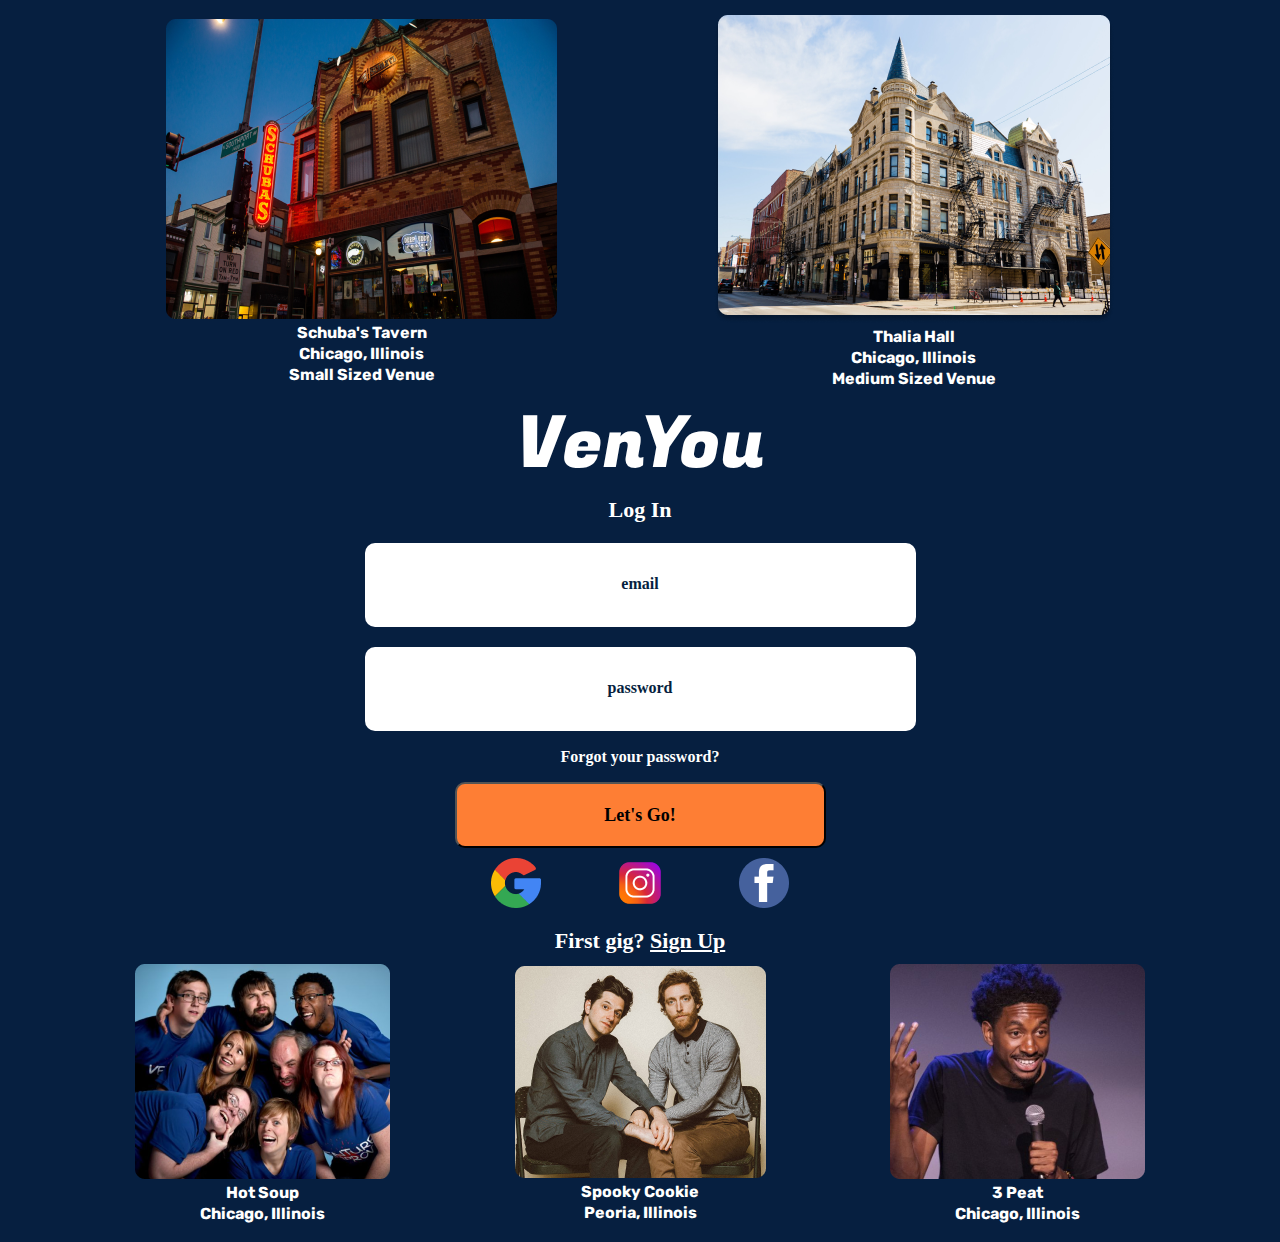
<file: index.html>
<html>

<head>
    <link href="css/index.css" rel="stylesheet" type"text/css">
    <title>VenYou Login Page</title>
    <script src="https://ajax.googleapis.com/ajax/libs/jquery/3.5.1/jquery.min.js"></script>
    <link rel="preconnect" href="https://fonts.gstatic.com">
    <link href="https://fonts.googleapis.com/css2?family=Fugaz+One&display=swap" rel="stylesheet">
    <link rel="preconnect" href="https://fonts.gstatic.com">
    <link href="https://fonts.googleapis.com/css2?family=Rubik&display=swap" rel="stylesheet">
    <meta name="viewport" content="width=device-width, initial-scale=1.0">
</head>

<body id="indexBody">
    <div class="headerSection">
        <div class="headerPicture">
            <img class="mobilePic" src="./images/Schubas.png">
            <img class="tabletPic" src="./images/SchubasTablet.png">
            <div class="pictureDescription">
                <p>Schuba's Tavern</p>
                <p>Chicago, Illinois</p>
                <p>Small Sized Venue</p>
            </div>
        </div>
        <div class="headerPicture">
            <img class="mobilePic" src="./images/ThaliaHall.png">
            <img class="tabletPic" src="./images/ThaliaHallTablet.png">
            <div class="pictureDescription">
                <p>Thalia Hall</p>
                <p>Chicago, Illinois</p>
                <p>Medium Sized Venue</p>
            </div>
        </div>
    </div>
    </div>
    <div class="signInSection">
        <h1>VenYou</h1>
        <h2>Log In</h2>
        <div class="inputSection"><b>email</b></div>
        <div class="inputSection"><b>password</b></div>
        <h3>Forgot your password?</h3>
        <button>Let's Go!</button>
        <div class="socialMediaIcons">
            <div>
                <img class="mobilePic" src="./images/GoogleIcon.png">
                <img class="tabletPic" src="./images/GoogleIconTablet.png">
            </div>
            <div>
                <img class="mobilePic" src="./images/InstagramIcon.png">
                <img class="tabletPic" src="./images/InstagramIconTablet.png">
            </div>
            <div>
                <img class="mobilePic" src="./images/FacebookIcon.png">
                <img class="tabletPic" src="./images/FacebookIconTablet.png">
            </div>
        </div>
        <h2>First gig? <u>Sign Up</u></h2>
    </div>
    <div class="footerSection">
        <div class="headerPicture">
            <img class="mobilePic" src="./images/HotSoupMobile.png">
            <img class="tabletPic" src="./images/HotSoupTablet.png">
            <div class="pictureDescription">
                <p>Hot Soup</p>
                <p>Chicago, Illinois</p>
            </div>
        </div>
        <div class="headerPicture">
            <img class="mobilePic" src="./images/SpookyCookieMobile.png">
            <img class="tabletPic" src="./images/SpookyCookieTablet.png">
            <div class="pictureDescription">
                <p>Spooky Cookie</p>
                <p>Peoria, Illinois</p>
            </div>
        </div>
        <div class="headerPicture">
            <img class="mobilePic" src="./images/3PeatMobile.png">
            <img class="tabletPic" src="./images/3PeatTablet.png">
            <div class="pictureDescription">
                <p>3 Peat</p>
                <p>Chicago, Illinois</p>
            </div>
        </div>
    </div>
</body>
<script src="js/index.js"></script>

</html>
</file>
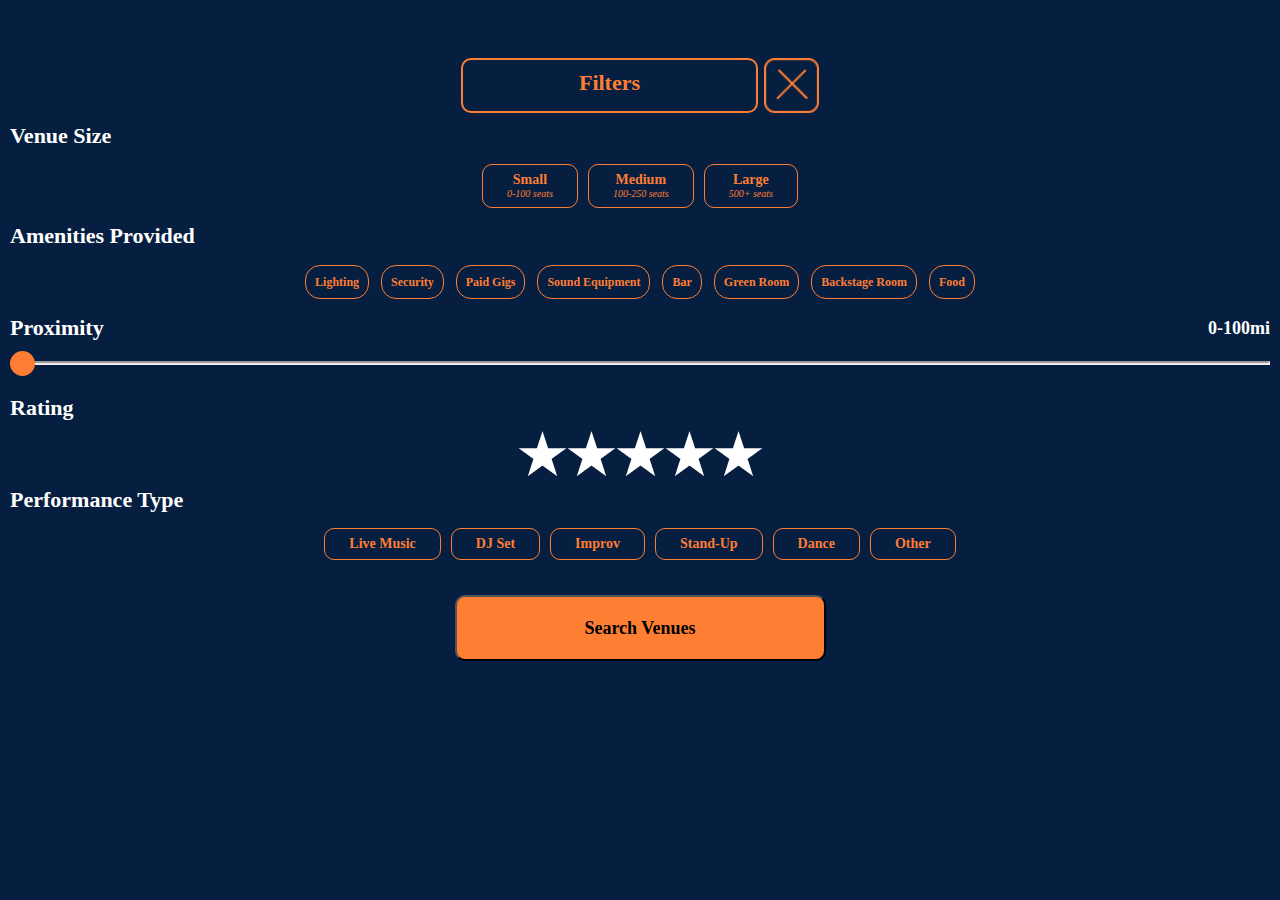
<file: filtersPage.html>
<html>

<head>
    <link href="css/index.css" rel="stylesheet" type"text/css">
    <title>VenYou Login Page</title>
    <script src="https://ajax.googleapis.com/ajax/libs/jquery/3.5.1/jquery.min.js"></script>
    <link rel="preconnect" href="https://fonts.gstatic.com">
    <link href="https://fonts.googleapis.com/css2?family=Fugaz+One&display=swap" rel="stylesheet">
    <link rel="preconnect" href="https://fonts.gstatic.com">
    <link href="https://fonts.googleapis.com/css2?family=Rubik&display=swap" rel="stylesheet">
    <meta name="viewport" content="width=device-width, initial-scale=1.0">
    <link rel="preconnect" href="https://fonts.gstatic.com">
    <link href="https://fonts.googleapis.com/css2?family=Rubik&display=swap" rel="stylesheet">
    <link rel="preconnect" href="https://fonts.gstatic.com">
    <link href="https://fonts.googleapis.com/css2?family=Francois+One&display=swap" rel="stylesheet">
</head>

<body id="filtersPageBody">
    <div id="filterHeader" class="headerSectionFilterPage">
        <div id="filterBar" class="searchBar">
            <h2 class="filterText">Filters</h2>
        </div>
        <img src="./images/exitButton.png">
    </div>
    <div class="venueSize">
        <h2 id="filterTitle">Venue Size</h2>
        <div class="venueSizeButtons">
            <div class="venueSizeButton">Small</br><span class="italic">0-100 seats</span></div>
            <div class="venueSizeButton">Medium</br><span class="italic">100-250 seats</span></div>
            <div class="venueSizeButton">Large</br><span class="italic">500+ seats</span></div>

        </div>
    </div>
    <div class="amenitiesProvided">
        <h2 id="filterTitle">Amenities Provided</h2>
        <div class="amenitiesProvidedButtons">
            <div class="amenitiesProvidedButton">Lighting</div>
            <div class="amenitiesProvidedButton">Security</div>
            <div class="amenitiesProvidedButton">Paid Gigs</div>
            <div class="amenitiesProvidedButton">Sound Equipment</div>
            <div class="amenitiesProvidedButton">Bar</div>
            <div class="amenitiesProvidedButton">Green Room</div>
            <div class="amenitiesProvidedButton">Backstage Room</div>
            <div class="amenitiesProvidedButton">Food</div>
        </div>
    </div>
    <div>
        <h2 id="filterTitle">
            <div class="proximityHeader">
                <div>
                    Proximity
                </div>
                <div class="proximityDistance">
                    0-100mi
                </div>
            </div>
        </h2>
        <span class="dot"></span>
        <hr class="proximityLine">
    </div>
    <div>
        <h2 id="filterTitle">
            Rating
        </h2>
        <div class="ratingStars">
            <img src="./images/Star.png">
            <img src="./images/Star.png">
            <img src="./images/Star.png">
            <img src="./images/Star.png">
            <img src="./images/Star.png">
        </div>
    </div>
    <div>
        <h2 id="filterTitle">
            Performance Type
        </h2>
        <div class="performanceTypeButtons">
            <div class="performanceTypeButton">Live Music</div>
            <div class="performanceTypeButton">DJ Set</div>
            <div class="performanceTypeButton">Improv</div>
            <div class="performanceTypeButton">Stand-Up</div>
            <div class="performanceTypeButton">Dance</div>
            <div class="performanceTypeButton">Other</div>
        </div>
    </div>
    <button id="filterButton">Search Venues</button>
</body>
<script src="js/index.js"></script>

</html>
</file>
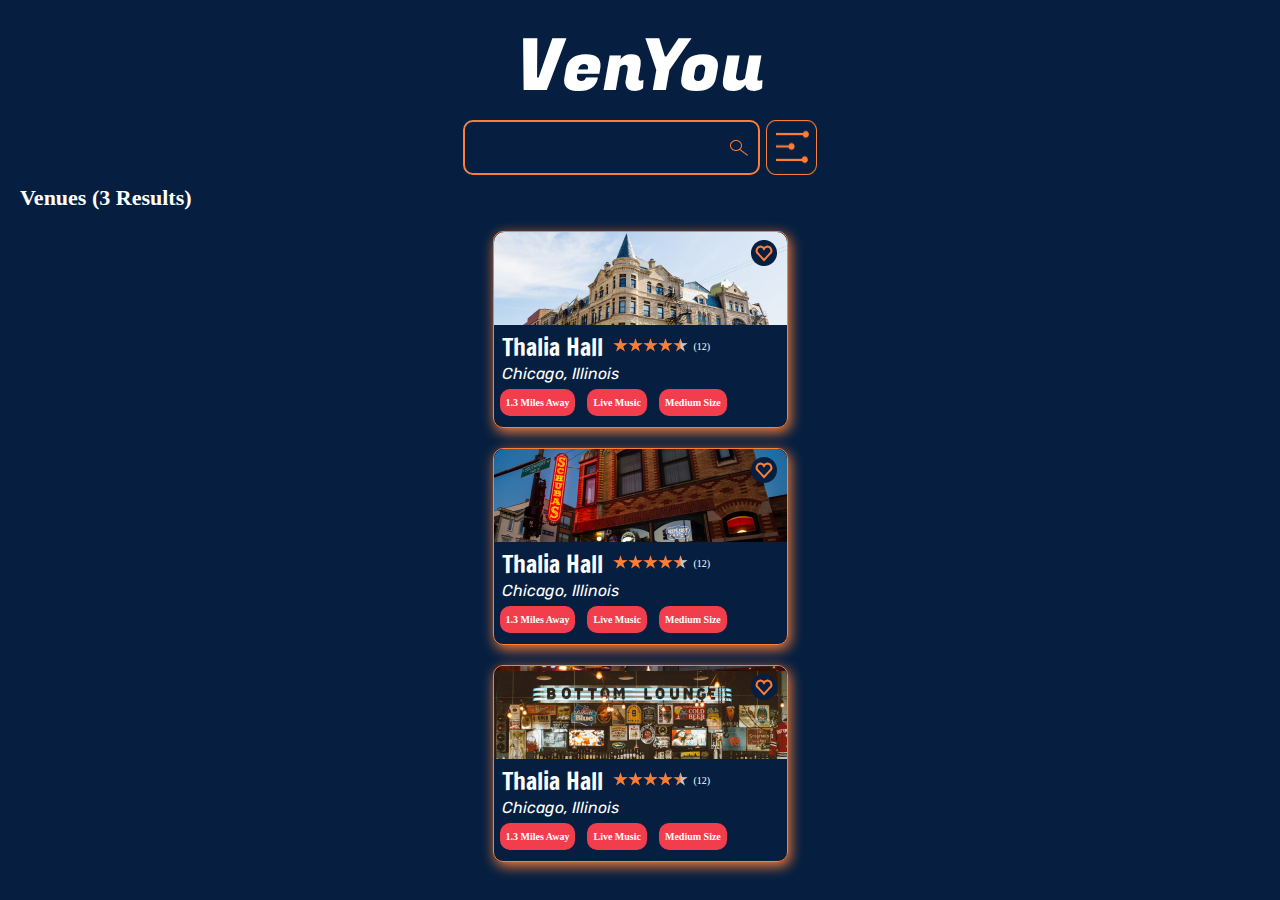
<file: searchVenuePage.html>
<html>

<head>
    <link href="css/index.css" rel="stylesheet" type"text/css">
    <title>VenYou Login Page</title>
    <script src="https://ajax.googleapis.com/ajax/libs/jquery/3.5.1/jquery.min.js"></script>
    <link rel="preconnect" href="https://fonts.gstatic.com">
    <link href="https://fonts.googleapis.com/css2?family=Fugaz+One&display=swap" rel="stylesheet">
    <link rel="preconnect" href="https://fonts.gstatic.com">
    <link href="https://fonts.googleapis.com/css2?family=Rubik&display=swap" rel="stylesheet">
    <meta name="viewport" content="width=device-width, initial-scale=1.0">
    <link rel="preconnect" href="https://fonts.gstatic.com">
    <link href="https://fonts.googleapis.com/css2?family=Rubik&display=swap" rel="stylesheet">
    <link rel="preconnect" href="https://fonts.gstatic.com">
    <link href="https://fonts.googleapis.com/css2?family=Francois+One&display=swap" rel="stylesheet">
</head>

<body id="index2Body">
    <div class="cardPageBody">
        <h1>VenYou</h1>
        <div class="headerSectionIndex2">
            <div class="searchBar">
                <img id="searchBarIcon" src="./images/SearchBar.png">
            </div>
            <img src="./images/filterIcon.png">
        </div>
        <h2 id="searchPageH2">Venues (3 Results)</h2>
        <div class="venueCard">
            <div class="venuePicture">
                <img src="./images/cardPicture.png">
            </div>
            <div class="venueDescription">
                <div class="venueName">
                    <h4>Thalia Hall</h4>
                    <div>
                        <img class="stars" src="./images/Stars.png">
                    </div>
                    <p>(12)</p>
                </div>
                <h5>Chicago, Illinois</h5>
                <div class="attributes">
                    <p>1.3 Miles Away</p>
                    <p>Live Music</p>
                    <p>Medium Size</p>
                </div>
            </div>
        </div>
        <div class="venueCard">
            <div class="venuePicture">
                <img src="./images/SchubasCard.png">
            </div>
            <div class="venueDescription">
                <div class="venueName">
                    <h4>Thalia Hall</h4>
                    <div>
                        <img class="stars" src="./images/Stars.png">
                    </div>
                    <p>(12)</p>
                </div>
                <h5>Chicago, Illinois</h5>
                <div class="attributes">
                    <p>1.3 Miles Away</p>
                    <p>Live Music</p>
                    <p>Medium Size</p>
                </div>
            </div>
        </div>
        <div class="venueCard">
            <div class="venuePicture">
                <img src="./images/BottomLoungeCard.png">
            </div>
            <div class="venueDescription">
                <div class="venueName">
                    <h4>Thalia Hall</h4>
                    <div>
                        <img class="stars" src="./images/Stars.png">
                    </div>
                    <p>(12)</p>
                </div>
                <h5>Chicago, Illinois</h5>
                <div class="attributes">
                    <p>1.3 Miles Away</p>
                    <p>Live Music</p>
                    <p>Medium Size</p>
                </div>
            </div>
        </div>
    </div>
</body>
<script src="js/index.js"></script>

</html>
</file>
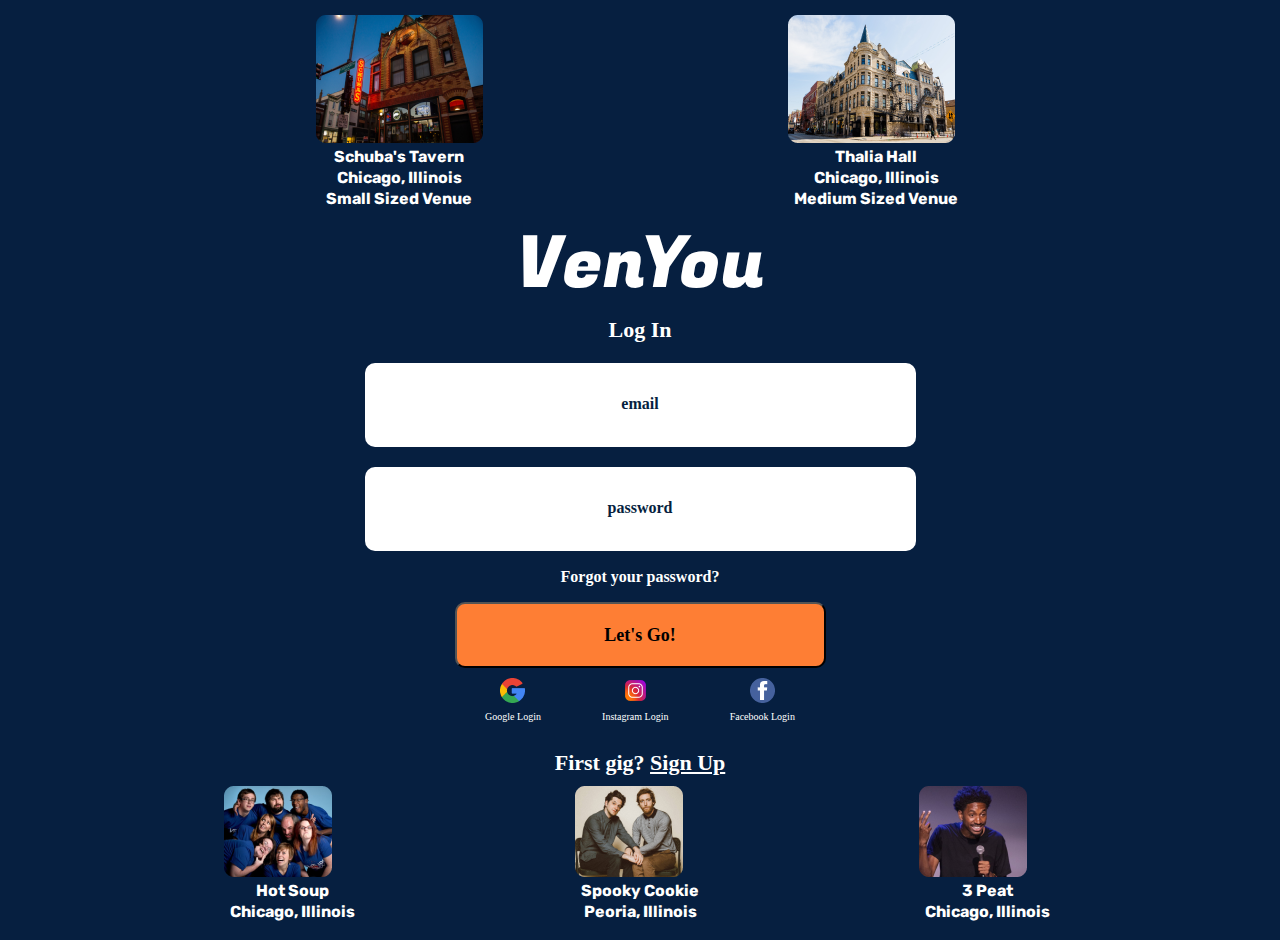
<file: signInPage.html>
<html>

<head>
    <link href="css/index.css" rel="stylesheet" type"text/css">
    <title>VenYou Login Page</title>
    <script src="https://ajax.googleapis.com/ajax/libs/jquery/3.5.1/jquery.min.js"></script>
    <link rel="preconnect" href="https://fonts.gstatic.com">
    <link href="https://fonts.googleapis.com/css2?family=Fugaz+One&display=swap" rel="stylesheet">
    <link rel="preconnect" href="https://fonts.gstatic.com">
    <link href="https://fonts.googleapis.com/css2?family=Rubik&display=swap" rel="stylesheet">
    <meta name="viewport" content="width=device-width, initial-scale=1.0">
</head>

<body>
    <div class="headerSection">
        <div class="headerPicture">
            <img src="./images/Schubas.png">
            <div class="pictureDescription">
                <p>Schuba's Tavern</p>
                <p>Chicago, Illinois</p>
                <p>Small Sized Venue</p>
            </div>
        </div>
        <div class="headerPicture">
            <img src="./images/ThaliaHall.png">
            <div class="pictureDescription">
                <p>Thalia Hall</p>
                <p>Chicago, Illinois</p>
                <p>Medium Sized Venue</p>
            </div>
        </div>
    </div>
    </div>
    <div class="signInSection">
        <h1>VenYou</h1>
        <h2>Log In</h2>
        <div class="inputSection"><b>email</b></div>
        <div class="inputSection"><b>password</b></div>
        <h3>Forgot your password?</h3>
        <button>Let's Go!</button>
        <div class="socialMediaIcons">
            <div>
                <img src="./images/GoogleIcon.png">
                <p class="socialMediaText">Google Login</p>
            </div>
            <div>
                <img src="./images/InstagramIcon.png">
                <p class="socialMediaText">Instagram Login</p>
            </div>
            <div>
                <img src="./images/FacebookIcon.png">
                <p class="socialMediaText">Facebook Login</p>
            </div>
        </div>
        <h2>First gig? <u>Sign Up</u></h2>
    </div>
    <div class="footerSection">
        <div class="headerPicture">
            <img src="./images/HotSoupMobile.png">
            <div class="pictureDescription">
                <p>Hot Soup</p>
                <p>Chicago, Illinois</p>
            </div>
        </div>
        <div class="headerPicture">
            <img src="./images/SpookyCookieMobile.png">
            <div class="pictureDescription">
                <p>Spooky Cookie</p>
                <p>Peoria, Illinois</p>
            </div>
        </div>
        <div class="headerPicture">
            <img src="./images/3PeatMobile.png">
            <div class="pictureDescription">
                <p>3 Peat</p>
                <p>Chicago, Illinois</p>
            </div>
        </div>
    </div>
</body>
<script src="js/index.js"></script>

</html>
</file>
<file: css/index.css>
body {
  background-color: #061f40;
  color: white;
  margin: 15px 10px;
}

#indexBody {
  display: grid;
  grid-template-columns: 1fr;
  grid-template-rows: auto auto auto;
  grid-template-areas:
    "headerSection"
    "signInSection"
    "footerSection";
}

#filtersPageBody {
  display: flex;
  flex-direction: column;
}

#filterHeader {
  align-self: center;
  margin-top: 43px;
}

.venueSizeButtons {
  display: flex;
  justify-content: center;
  align-items: center;
}

.amenitiesProvidedButtons {
  display: flex;
  justify-content: center;
  align-items: center;
  flex-wrap: wrap;
}

.proximityHeader {
  display: flex;
  justify-content: space-between;
}

.proximityDistance {
  font-size: 18px;
}

.amenitiesProvidedButton {
  border: 1px solid #fe7d34;
  border-radius: 15px;
  padding: 9px;
  text-align: center;
  margin: 6px;
  color: #fe7d34;
  font-family: Roboto;
  font-style: normal;
  font-weight: bold;
  font-size: 12px;
  line-height: 14px;
}

.venueSizeButton {
  text-align: center;
  border: 1px solid #fe7d34;
  border-radius: 10px;
  padding: 7px 24px;
  margin: 5px;
  color: #fe7d34;
  font-family: Roboto;
  font-size: 14px;
  font-style: normal;
  font-weight: 700;
  line-height: 16px;
}

.ratingStars {
  display: flex;
  justify-content: center;
}

.italic {
  font-size: 10px;
  font-style: italic;
  font-weight: 400;
  line-height: 12px;
  letter-spacing: 0em;
  text-align: center;
}

.proximityLine {
  border-width: 2px;
  color: white;
  margin-top: 20px;
  margin-bottom: 20px;
}

.performanceTypeButtons {
  display: flex;
  flex-wrap: wrap;
  justify-content: center;
}

.performanceTypeButton {
  text-align: center;
  border: 1px solid #fe7d34;
  border-radius: 10px;
  padding: 7px 24px;
  margin: 5px;
  color: #fe7d34;
  font-family: Roboto;
  font-size: 14px;
  font-style: normal;
  font-weight: 700;
  line-height: 16px;
}

#filterButton {
  align-self: center;
  margin-top: 30px;
}

.dot {
  height: 25px;
  width: 25px;
  background-color: #fe7d34;
  border-radius: 50%;
  display: inline-block;
  position: absolute;
}

.cardPageBody {
  display: flex;
  flex-direction: column;
  align-items: center;
  justify-content: center;
}

.headerSectionIndex2 {
  display: flex;
}

.headerSectionFilterPage {
  display: flex;
}

#filterBar {
  color: #fe7e34;
  font-size: 18px;
  font-family: Roboto;
  font-style: normal;
  font-weight: 700;
  text-align: center;
}

#searchPageH2 {
  align-self: flex-start;
  margin-left: 10px;
  padding: 10px 0px;
}

.searchBar {
  height: 51px;
  width: 293px;
  border-radius: 10px;
  border: 2px solid hsla(22, 99%, 60%, 1);
  margin-right: 6px;
}

.filterText {
  margin-top: 10px;
}

#searchBarIcon {
  float: right;
  padding-top: 18px;
  padding-right: 10px;
}

.venueCard {
  grid-template-columns: 1fr;
  grid-template-rows: auto auto;
  grid-template-areas:
    "venuePicture"
    "venueDescription";

  width: 293px;
  border-radius: 10px;
  box-shadow: 2px 4px 13px 0px hsla(22, 99%, 60%, 1);
  border: 1px solid hsla(22, 99%, 60%, 1);
  margin: 10px;
}

.venuePicture {
  grid-area: venuePicture;
}

.venuePicture > img {
  border-radius: 10px 10px 0px 0px;
}

.venueDescription {
  grid-area: venueDescription;
  justify-content: start;
}

.venueName {
  display: flex;
}

.venueName > p {
  font-size: 10px;
  margin-top: 14px;
}

.stars {
  margin-left: 10px;
  margin-top: 13px;
}

.attributes > p {
  background-color: #f23d4c;
  border-radius: 10px;
  padding: 6px;
}

h1 {
  font-family: Fugaz One;
  font-size: 72px;
  font-style: normal;
  font-weight: 400;
  letter-spacing: 0em;
  margin: 0;
}

h2 {
  font-family: Roboto;
  font-size: 22px;
  font-style: normal;
  font-weight: 700;
  line-height: 26px;
  letter-spacing: 0em;
  text-align: center;
  margin: 0;
}

h3 {
  font-family: Roboto;
  font-size: 16px;
  font-style: normal;
  font-weight: 700;
  line-height: 19px;
  letter-spacing: 0em;
  text-align: center;
}

h4 {
  margin-top: 5;
  margin-bottom: 0;
  font-family: Francois One;
  font-size: 24px;
  font-style: normal;
  font-weight: 400;
  line-height: 34px;
  letter-spacing: 0em;
  text-align: left;
  padding-left: 8px;
}

h5 {
  margin: 0;
  font-family: Rubik;
  font-size: 16px;
  font-style: italic;
  font-weight: 400;
  line-height: 19px;
  letter-spacing: 0em;
  text-align: left;
  padding-left: 8px;
}

.inputSection {
  background-color: white;
  font-family: Roboto;
  font-size: 14px;
  color: #061f40;
  height: 30px;
  width: 345px;
  border-radius: 10px;
  text-align: center;
  padding-top: 12px;
  margin-top: 10px;
}

.headerSection {
  grid-area: headerSection;
  display: flex;
  justify-content: space-evenly;
  /* outline-style: solid;
  outline-color: white; */
  align-items: center;
}

.pictureDescription {
  text-align: center;
  font-family: Rubik;
  font-size: 16px;
  font-style: normal;
  font-weight: 700;
  line-height: 12px;
  letter-spacing: 0em;
}

.signInSection {
  grid-area: signInSection;
  display: flex;
  flex-direction: column;
  align-items: center;
  justify-content: space between;
}

.footerSection {
  grid-area: footerSection;
  display: flex;
  justify-content: space-evenly;
  align-items: center;
  margin-top: 10px;
}

.socialMediaIcons {
  display: flex;
  justify-content: space-around;
  width: 227px;
  margin-top: 10px;
  text-align: center;
  margin-bottom: 20px;
}

p {
  margin: 6;
  line-height: 15px;
}

.socialMediaText {
  font-size: 10px;
}

.attributes {
  display: flex;
  font-size: 10px;
  padding-bottom: 5px;
  font-weight: 800;
}

button {
  height: 46px;
  width: 227px;
  background-color: #fe7e34;
  border-radius: 10px;
  font-family: Roboto;
  font-size: 18px;
  font-style: normal;
  font-weight: 700;
  letter-spacing: 0em;
  text-align: center;
  pointer-events: none;
}

#filterTitle {
  text-align: left;
  margin: 10px 0px;
}

.tabletPic {
  display: none;
}

@media screen and (min-width: 834px) {
  .tabletPic {
    display: block;
  }

  .mobilePic {
    display: none;
  }

  .inputSection {
    font-size: 16px;
    height: 52px;
    width: 551px;
    padding-top: 32px;
    margin-top: 20px;
  }

  button {
    height: 66px;
    width: 371px;
    background-color: #fe7e34;
    border-radius: 10px;
    font-family: Roboto;
    font-size: 18px;
    font-style: normal;
    font-weight: 700;
    letter-spacing: 0em;
    text-align: center;
    pointer-events: none;
  }

  .socialMediaIcons {
    display: flex;
    justify-content: space-around;
    width: 371px;
    margin-top: 10px;
    text-align: center;
    margin-bottom: 20px;
  }
}
</file>
